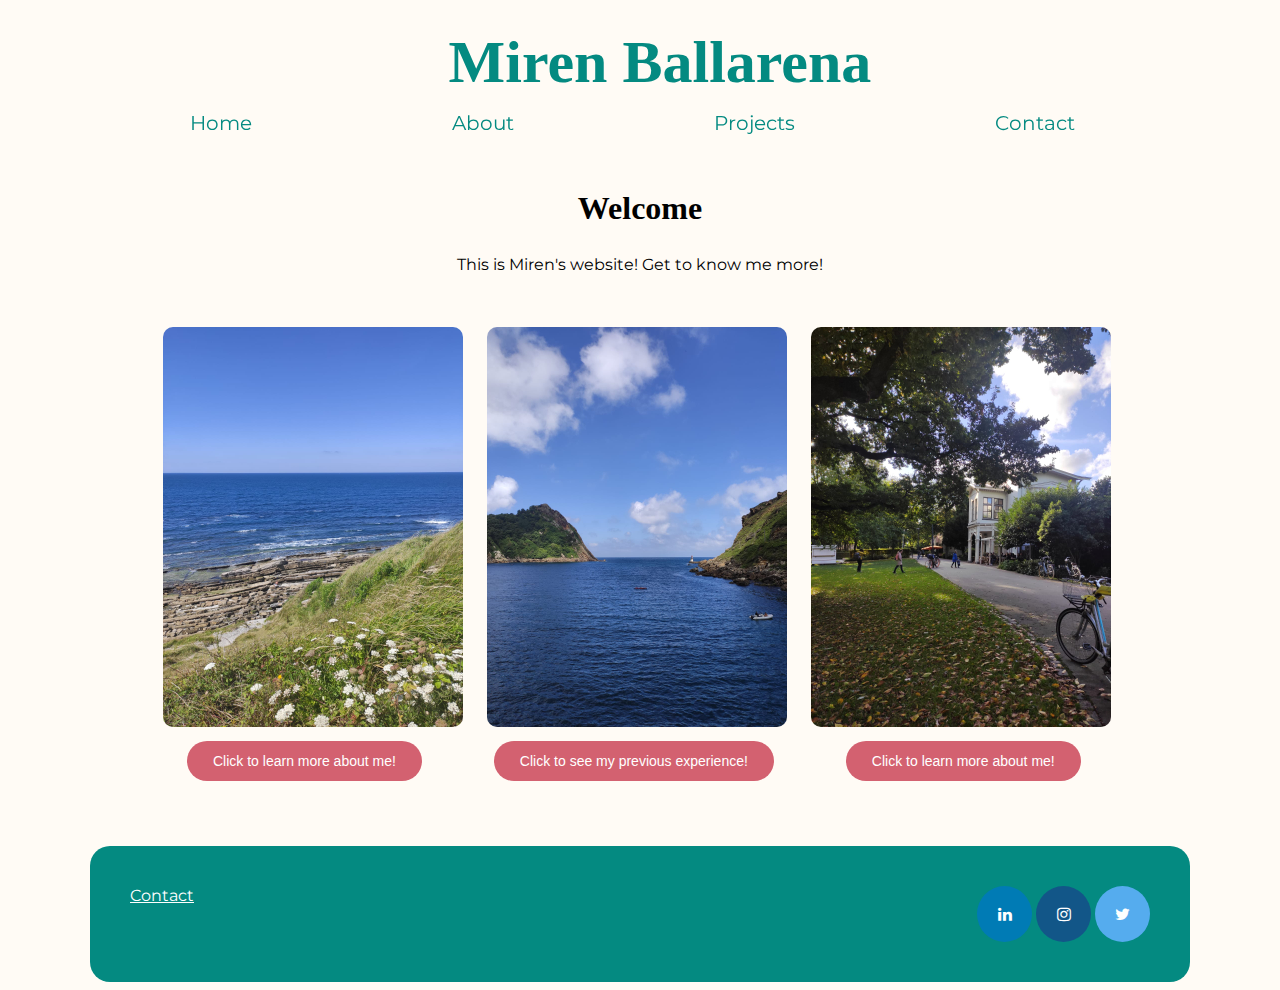
<file: Index.html>
<!DOCTYPE html>
<html>
	<head>
		<title>Miren B.</title>
		<link rel="stylesheet" href="style.css"> 
		<link rel="preconnect" href="https://fonts.googleapis.com">
		<link rel="preconnect" href="https://fonts.gstatic.com" crossorigin>
		<link href="https://fonts.googleapis.com/css2?family=Bebas+Neue&family=Homemade+Apple&family=Montserrat:wght@100;200;300;400&family=Questrial&family=Satisfy&display=swap" rel="stylesheet">
		<meta name="viewport" content="width=device-width, initial-scale=1">
		<link rel="stylesheet" href="https://cdnjs.cloudflare.com/ajax/libs/font-awesome/4.7.0/css/font-awesome.min.css">
	</head>
	<body>
		<div id="container">
			<header>
				<h2 class="h2-header">Miren Ballarena</a></h2>
				<nav>
					<ul>
					  <li><a href="index.html">Home</a></li>
					  <li><a href="about.html">About</a></li>
					  <li><a href="projects.html">Projects</a></li>
					  <li><a href="contact.html">Contact</a></li>
					</ul>  
				</nav>
			</header>
			<main>
				<div class="one-column-text">
					<div>
						<h1 id="h1-home">Welcome</h1>
						<p class="center">This is Miren's website! Get to know me more!</p>
					</div>
				</div>
				<div class="three-column-text home-photos-margin">
					<div>
						<img class="home-photo" src="corniche.jpeg" alt="My photo 1"> 
						<img class="home-photo" src="pasaia.jpeg" alt="My photo 2">
						<img class="home-photo" src="rotterdam1.jpeg" alt="My photo 3">
					</div>
					<div class="three-column-text">
						<div>
							<a href="about.html"><button class="button align-center">Click to learn more about me!</button></a> 
							<a href="projects.html"><button class="button align-center">Click to see my previous experience!</button></a> 
							<a href="about.html"><button class="button align-center">Click to learn more about me!</button></a>
						</div>
					</div>
				</div>
			</main>
			<footer>
				<div class="two-column-footer">
					<div>
						<a href="contact.html" class="footer">Contact</a> 
					</div>
					<div class="align-right">
						<a href="https://www.linkedin.com/in/miren-ballarena/" class="fa fa-linkedin"></a>
						<a href="#" class="fa fa-instagram"></a>
						<a href="https://twitter.com/untxitxoo" class="fa fa-twitter"></a>
					</div>
				</div>
			</footer>
	</body>
</html>
</file>
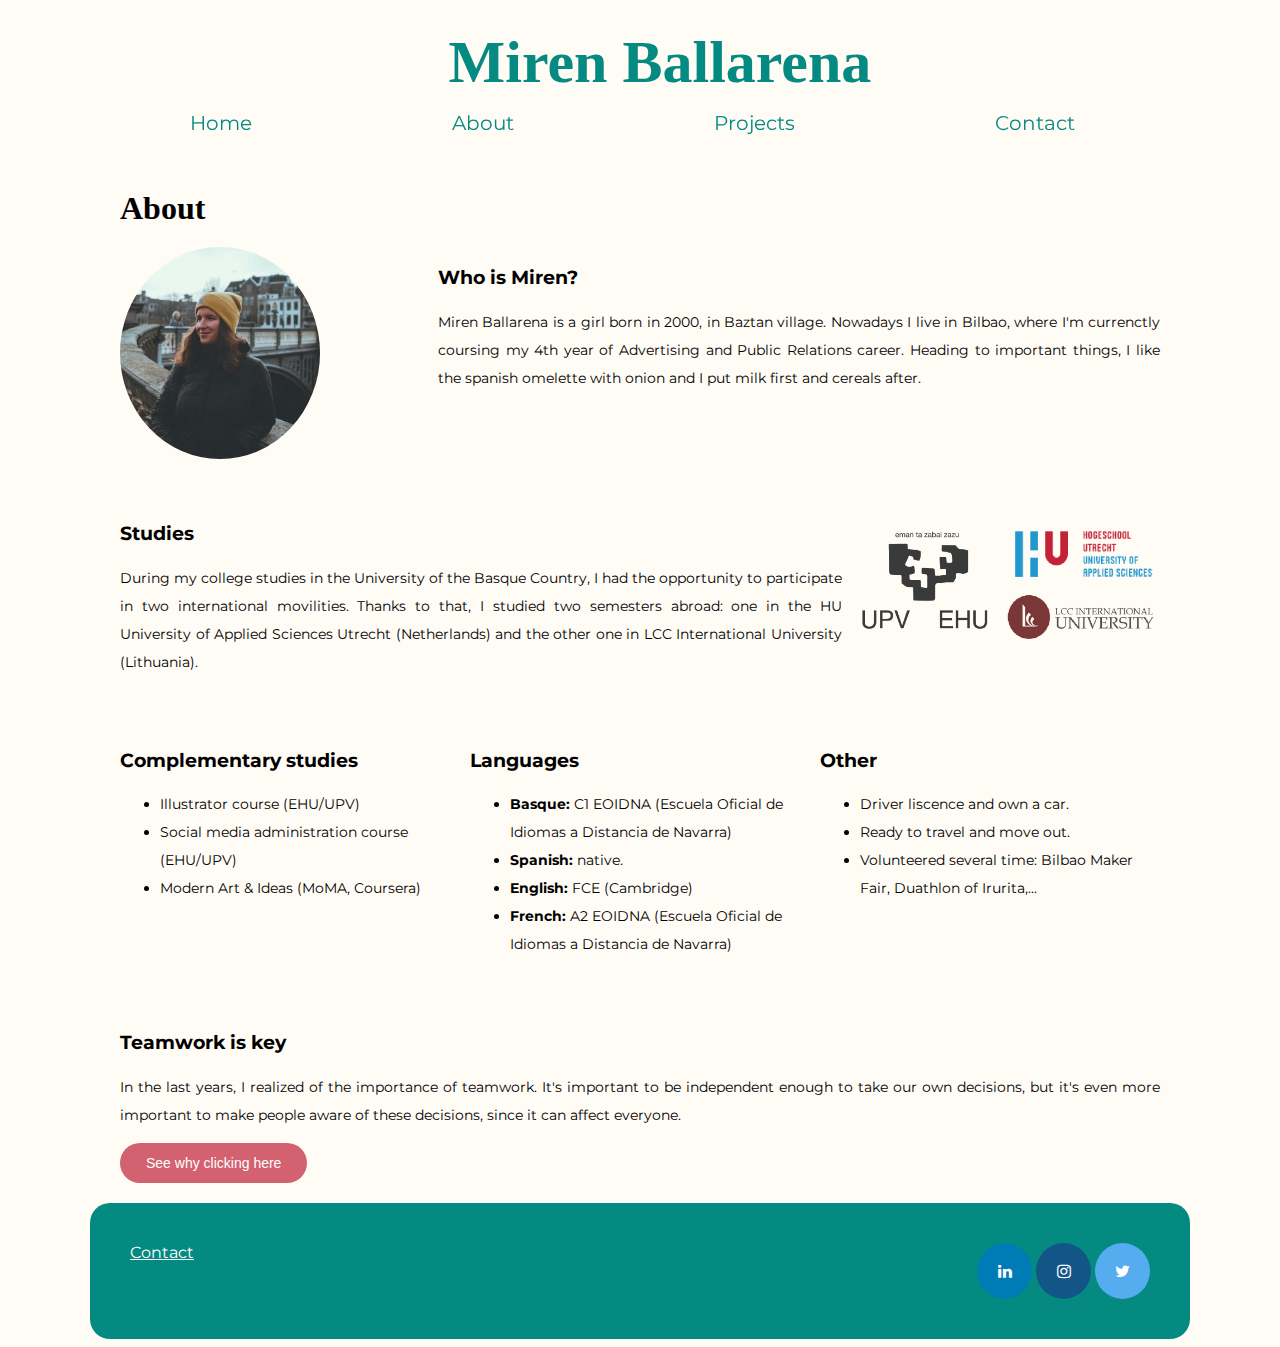
<file: About.html>
<!DOCTYPE html>
<html>
	<head>
		<title>Miren B.</title>
		<link rel="stylesheet" href="style.css"> 
		<link rel="preconnect" href="https://fonts.googleapis.com">
		<link rel="preconnect" href="https://fonts.gstatic.com" crossorigin>
		<link href="https://fonts.googleapis.com/css2?family=Bebas+Neue&family=Homemade+Apple&family=Montserrat:wght@100;200;300;400&family=Questrial&family=Satisfy&display=swap" rel="stylesheet">
		<meta name="viewport" content="width=device-width, initial-scale=1">
		<link rel="stylesheet" href="https://cdnjs.cloudflare.com/ajax/libs/font-awesome/4.7.0/css/font-awesome.min.css">
	</head>
	<body>
		<div id="container">
			<header>
				<h2 class="h2-header">Miren Ballarena</h2>
				<nav>
					<ul>
					  <li><a href="index.html">Home</a></li>
					  <li><a href="about.html">About</a></li>
					  <li><a href="projects.html">Projects</a></li>
					  <li><a href="contact.html">Contact</a></li>
					</ul>  
				</nav>
			</header>
			<main>
				<div class="one-column-text">
					<div>
						<h1 class="no-padding">About</h1>
					</div>
				</div>
				<div class="two-column-30-70">
					<div>
						<img class="my-photo" src="me.jpeg" alt="Me">
					</div>
					<div>
						<h3>Who is Miren?</h3>
						<p>Miren Ballarena is a girl born in 2000, in Baztan village. Nowadays I live in Bilbao, where I'm currenctly coursing my 4th year of Advertising and Public Relations career. Heading to important things, I like the spanish omelette with onion and I put milk first and cereals after.</p>
					</div>
				</div>
				<div class="two-column-70-30">
					<div>
						<h3>Studies</h3>
						<p>During my college studies in the University of the Basque Country, I had the opportunity to participate in two international movilities. Thanks to that, I studied two semesters abroad: one in the HU University of Applied Sciences Utrecht (Netherlands) and the other one in LCC International University (Lithuania). </p>
					</div>
					<div>
						<img id="universities-pic" src="universities.png" alt="Universities">
					</div>
				</div>
				<div class="three-column">
					<div>
						<h3>Complementary studies</h3>
						<ul id="align-left">
							<li>Illustrator course (EHU/UPV)</li>
							<li>Social media administration course (EHU/UPV)</li>
							<li>Modern Art & Ideas (MoMA, Coursera)</li>
						</ul>
					</div>
					<div>
						<h3>Languages</h3>
						<ul id="align-left">
							<li><b>Basque:</b> C1 EOIDNA (Escuela Oficial de Idiomas a Distancia de Navarra)</li>
							<li><b>Spanish:</b> native.</li>
							<li><b>English:</b> FCE (Cambridge)</li>
							<li><b>French:</b> A2 EOIDNA (Escuela Oficial de Idiomas a Distancia de Navarra)</li>
						</ul>
					</div>
					<div>
						<h3>Other</h3>
						<ul id="align-left">
							<li>Driver liscence and own a car.</li>
							<li>Ready to travel and move out.</li>
							<li>Volunteered several time: Bilbao Maker Fair, Duathlon of Irurita,...</li>
						</ul>
					</div>
				</div>
				<div class="one-column-text">
					<div>
						<h3>Teamwork is key</h3>
						<p>In the last years, I realized of the importance of teamwork. It's important to be independent enough to take our own decisions, but it's even more important to make people aware of these decisions, since it can affect everyone.</p>
					</div>
					<div>
						<a href="projects.html" class="link"><button class="button">See why clicking here</button></a>
					</div>
				</div>
				<div>
					
				</div>
			</main>
			<footer>
				<div class="two-column-footer">
					<div>
						<a href="contact.html" class="footer">Contact</a> 
					</div>
					<div class="align-right">
						<a href="https://www.linkedin.com/in/miren-ballarena/" class="fa fa-linkedin"></a>
						<a href="#" class="fa fa-instagram"></a>
						<a href="https://twitter.com/untxitxoo" class="fa fa-twitter"></a>
					</div>
				</div> 
			</footer>
	</body>
</html>
</file>
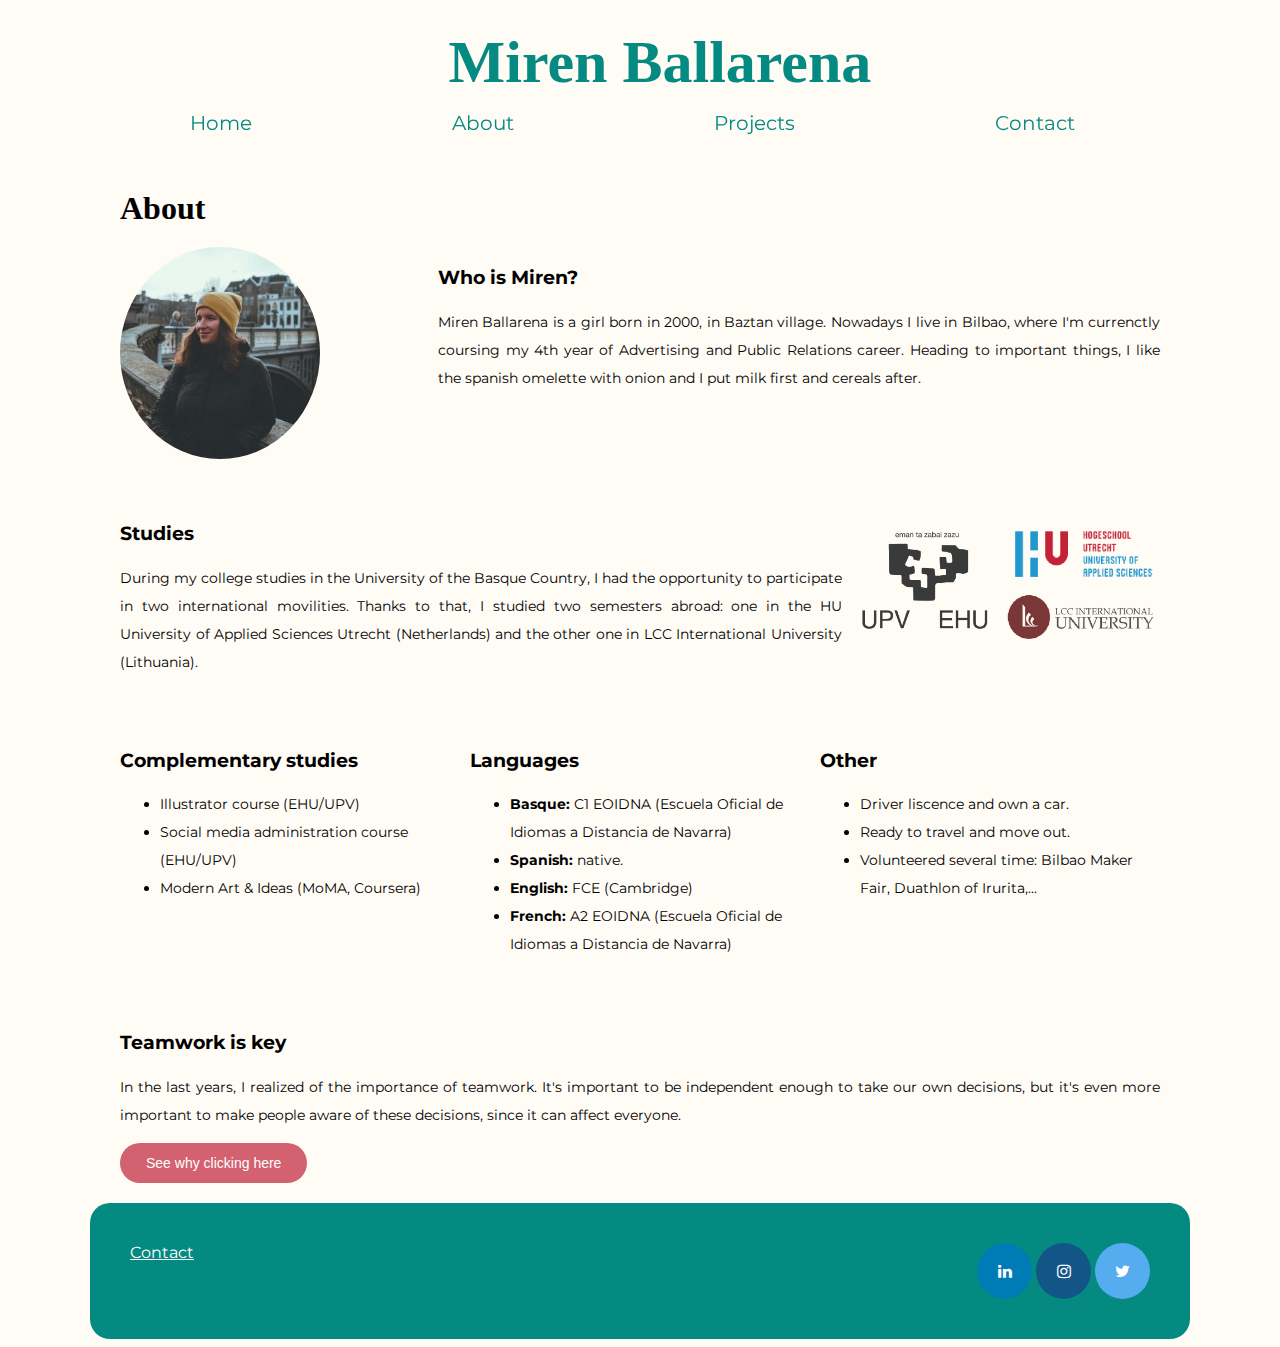
<file: about.html>
<!DOCTYPE html>
<html>
	<head>
		<title>Miren B.</title>
		<link rel="stylesheet" href="style.css"> 
		<link rel="preconnect" href="https://fonts.googleapis.com">
		<link rel="preconnect" href="https://fonts.gstatic.com" crossorigin>
		<link href="https://fonts.googleapis.com/css2?family=Bebas+Neue&family=Homemade+Apple&family=Montserrat:wght@100;200;300;400&family=Questrial&family=Satisfy&display=swap" rel="stylesheet">
		<meta name="viewport" content="width=device-width, initial-scale=1">
		<link rel="stylesheet" href="https://cdnjs.cloudflare.com/ajax/libs/font-awesome/4.7.0/css/font-awesome.min.css">
	</head>
	<body>
		<div id="container">
			<header>
				<h2 class="h2-header">Miren Ballarena</h2>
				<nav>
					<ul>
					  <li><a href="index.html">Home</a></li>
					  <li><a href="about.html">About</a></li>
					  <li><a href="projects.html">Projects</a></li>
					  <li><a href="contact.html">Contact</a></li>
					</ul>  
				</nav>
			</header>
			<main>
				<div class="one-column-text">
					<div>
						<h1 class="no-padding">About</h1>
					</div>
				</div>
				<div class="two-column-30-70">
					<div>
						<img class="my-photo" src="me.jpeg" alt="Me">
					</div>
					<div>
						<h3>Who is Miren?</h3>
						<p>Miren Ballarena is a girl born in 2000, in Baztan village. Nowadays I live in Bilbao, where I'm currenctly coursing my 4th year of Advertising and Public Relations career. Heading to important things, I like the spanish omelette with onion and I put milk first and cereals after.</p>
					</div>
				</div>
				<div class="two-column-70-30">
					<div>
						<h3>Studies</h3>
						<p>During my college studies in the University of the Basque Country, I had the opportunity to participate in two international movilities. Thanks to that, I studied two semesters abroad: one in the HU University of Applied Sciences Utrecht (Netherlands) and the other one in LCC International University (Lithuania). </p>
					</div>
					<div>
						<img id="universities-pic" src="universities.png" alt="Universities">
					</div>
				</div>
				<div class="three-column">
					<div>
						<h3>Complementary studies</h3>
						<ul id="align-left">
							<li>Illustrator course (EHU/UPV)</li>
							<li>Social media administration course (EHU/UPV)</li>
							<li>Modern Art & Ideas (MoMA, Coursera)</li>
						</ul>
					</div>
					<div>
						<h3>Languages</h3>
						<ul id="align-left">
							<li><b>Basque:</b> C1 EOIDNA (Escuela Oficial de Idiomas a Distancia de Navarra)</li>
							<li><b>Spanish:</b> native.</li>
							<li><b>English:</b> FCE (Cambridge)</li>
							<li><b>French:</b> A2 EOIDNA (Escuela Oficial de Idiomas a Distancia de Navarra)</li>
						</ul>
					</div>
					<div>
						<h3>Other</h3>
						<ul id="align-left">
							<li>Driver liscence and own a car.</li>
							<li>Ready to travel and move out.</li>
							<li>Volunteered several time: Bilbao Maker Fair, Duathlon of Irurita,...</li>
						</ul>
					</div>
				</div>
				<div class="one-column-text">
					<div>
						<h3>Teamwork is key</h3>
						<p>In the last years, I realized of the importance of teamwork. It's important to be independent enough to take our own decisions, but it's even more important to make people aware of these decisions, since it can affect everyone.</p>
					</div>
					<div>
						<a href="projects.html" class="link"><button class="button">See why clicking here</button></a>
					</div>
				</div>
				<div>
					
				</div>
			</main>
			<footer>
				<div class="two-column-footer">
					<div>
						<a href="contact.html" class="footer">Contact</a> 
					</div>
					<div class="align-right">
						<a href="https://www.linkedin.com/in/miren-ballarena/" class="fa fa-linkedin"></a>
						<a href="#" class="fa fa-instagram"></a>
						<a href="https://twitter.com/untxitxoo" class="fa fa-twitter"></a>
					</div>
				</div> 
			</footer>
	</body>
</html>
</file>
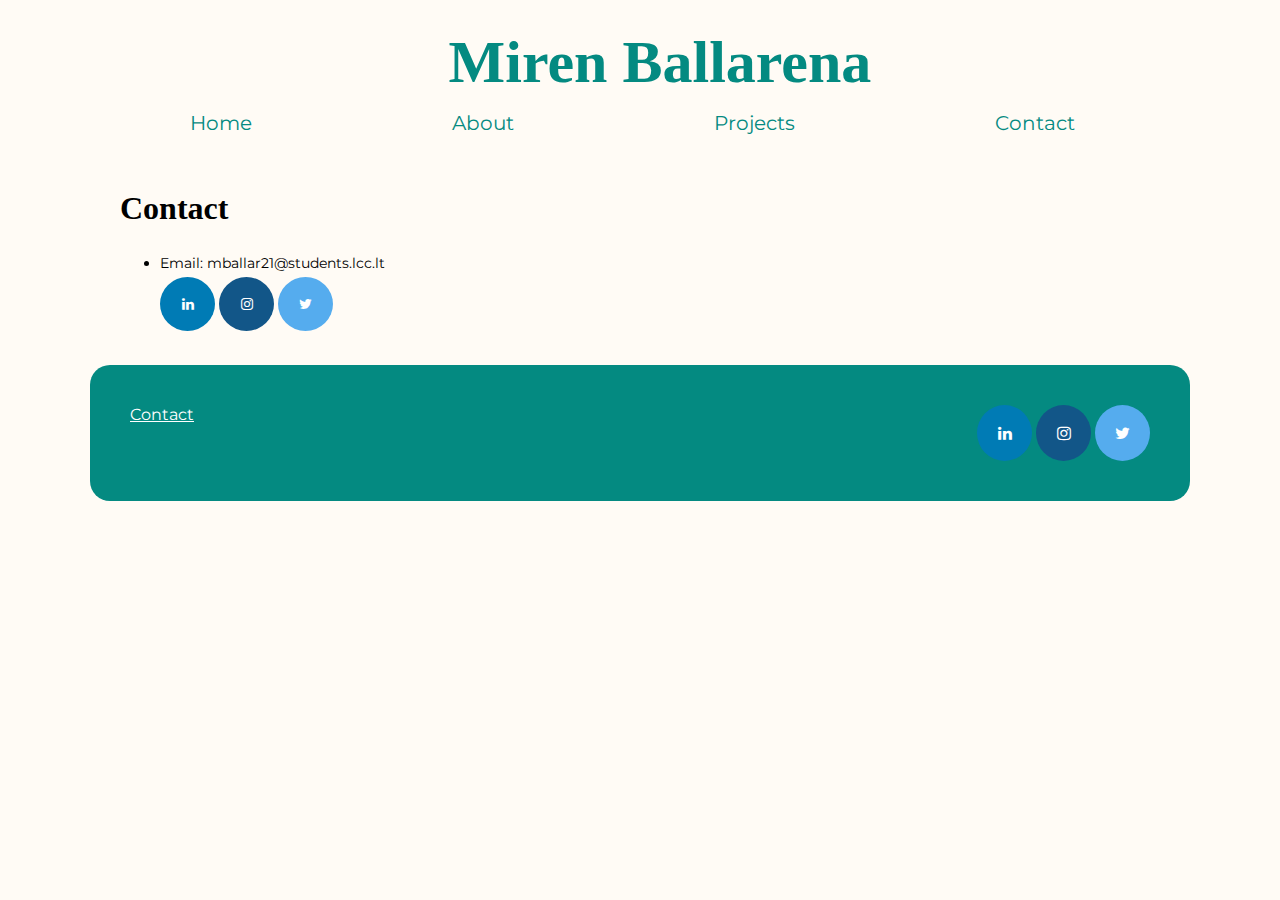
<file: Contact.html>
<!DOCTYPE html>
<html>
	<head>
		<title>Miren B.</title>
		<link rel="stylesheet" href="style.css"> 
		<link rel="preconnect" href="https://fonts.googleapis.com">
		<link rel="preconnect" href="https://fonts.gstatic.com" crossorigin>
		<link href="https://fonts.googleapis.com/css2?family=Bebas+Neue&family=Homemade+Apple&family=Montserrat:wght@100;200;300;400&family=Questrial&family=Satisfy&display=swap" rel="stylesheet">
		<meta name="viewport" content="width=device-width, initial-scale=1">
		<link rel="stylesheet" href="https://cdnjs.cloudflare.com/ajax/libs/font-awesome/4.7.0/css/font-awesome.min.css">
	</head>
	<body>
		<div id="container">
			<header>
				<h2 class="h2-header">Miren Ballarena</h2>
				<nav>
					<ul>
					  <li><a href="index.html">Home</a></li>
					  <li><a href="about.html">About</a></li>
					  <li><a href="projects.html">Projects</a></li>
					  <li><a href="contact.html">Contact</a></li>
					</ul>  
				</nav>
			</header>
			<main>
				<div class="two-column">
					<div>
						<h1>Contact</h1>
						<ul id="align-left">
							<li>Email: mballar21@students.lcc.lt</li>
							<a href="https://www.linkedin.com/in/miren-ballarena/" class="fa fa-linkedin"></a>
							<a href="#" class="fa fa-instagram"></a>
							<a href="https://twitter.com/untxitxoo" class="fa fa-twitter"></a>
						</ul>
					</div>
				</div>
			</main>
			<footer>
				<div class="two-column-footer">
					<div>
						<a href="contact.html" class="footer">Contact</a> 
					</div>
					<div class="align-right">
						<a href="https://www.linkedin.com/in/miren-ballarena/" class="fa fa-linkedin"></a>
						<a href="#" class="fa fa-instagram"></a>
						<a href="https://twitter.com/untxitxoo" class="fa fa-twitter"></a>
					</div>
				</div> 
			</footer>
	</body>
</html>
</file>
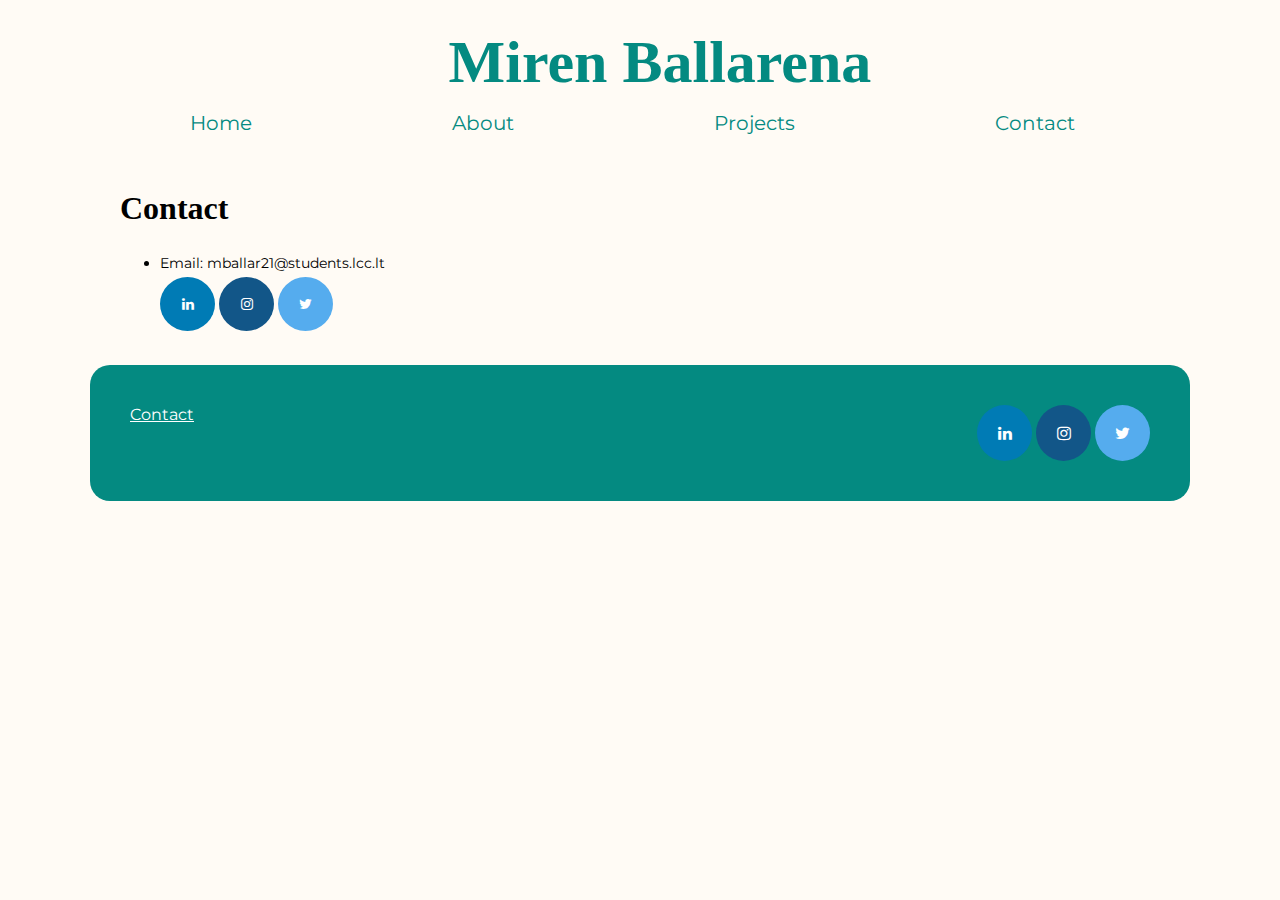
<file: contact.html>
<!DOCTYPE html>
<html>
	<head>
		<title>Miren B.</title>
		<link rel="stylesheet" href="style.css"> 
		<link rel="preconnect" href="https://fonts.googleapis.com">
		<link rel="preconnect" href="https://fonts.gstatic.com" crossorigin>
		<link href="https://fonts.googleapis.com/css2?family=Bebas+Neue&family=Homemade+Apple&family=Montserrat:wght@100;200;300;400&family=Questrial&family=Satisfy&display=swap" rel="stylesheet">
		<meta name="viewport" content="width=device-width, initial-scale=1">
		<link rel="stylesheet" href="https://cdnjs.cloudflare.com/ajax/libs/font-awesome/4.7.0/css/font-awesome.min.css">
	</head>
	<body>
		<div id="container">
			<header>
				<h2 class="h2-header">Miren Ballarena</h2>
				<nav>
					<ul>
					  <li><a href="index.html">Home</a></li>
					  <li><a href="about.html">About</a></li>
					  <li><a href="projects.html">Projects</a></li>
					  <li><a href="contact.html">Contact</a></li>
					</ul>  
				</nav>
			</header>
			<main>
				<div class="two-column">
					<div>
						<h1>Contact</h1>
						<ul id="align-left">
							<li>Email: mballar21@students.lcc.lt</li>
							<a href="https://www.linkedin.com/in/miren-ballarena/" class="fa fa-linkedin"></a>
							<a href="#" class="fa fa-instagram"></a>
							<a href="https://twitter.com/untxitxoo" class="fa fa-twitter"></a>
						</ul>
					</div>
				</div>
			</main>
			<footer>
				<div class="two-column-footer">
					<div>
						<a href="contact.html" class="footer">Contact</a> 
					</div>
					<div class="align-right">
						<a href="https://www.linkedin.com/in/miren-ballarena/" class="fa fa-linkedin"></a>
						<a href="#" class="fa fa-instagram"></a>
						<a href="https://twitter.com/untxitxoo" class="fa fa-twitter"></a>
					</div>
				</div> 
			</footer>
	</body>
</html>
</file>
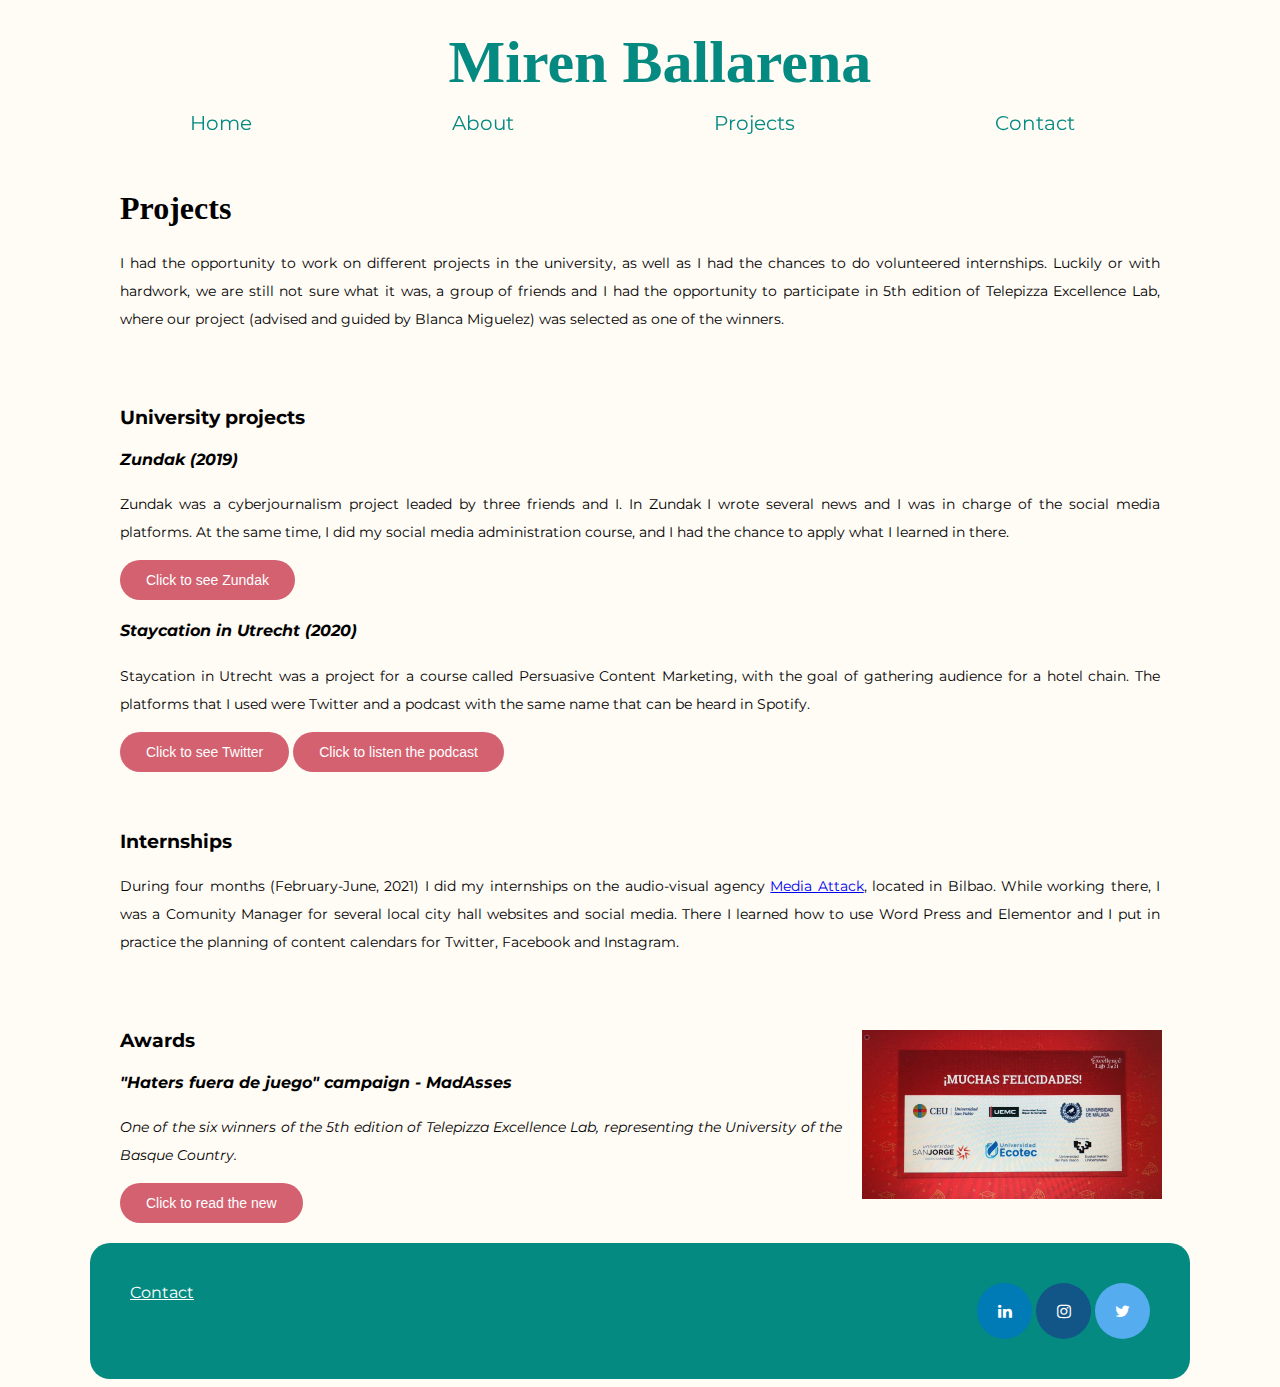
<file: Projects.html>
<!DOCTYPE html>
<html>
	<head>
		<title>Miren B.</title>
		<link rel="stylesheet" href="style.css"> 
		<link rel="preconnect" href="https://fonts.googleapis.com">
		<link rel="preconnect" href="https://fonts.gstatic.com" crossorigin>
		<link href="https://fonts.googleapis.com/css2?family=Bebas+Neue&family=Homemade+Apple&family=Montserrat:wght@100;200;300;400&family=Questrial&family=Satisfy&display=swap" rel="stylesheet">
		<meta name="viewport" content="width=device-width, initial-scale=1">
		<link rel="stylesheet" href="https://cdnjs.cloudflare.com/ajax/libs/font-awesome/4.7.0/css/font-awesome.min.css">
	</head>
	<body>
		<div id="container">
			<header>
				<h2 class="h2-header">Miren Ballarena</h2>
				<nav>
					<ul>
					  <li><a href="index.html">Home</a></li>
					  <li><a href="about.html">About</a></li>
					  <li><a href="projects.html">Projects</a></li>
					  <li><a href="contact.html">Contact</a></li>
					</ul>  
				</nav>
			</header>
			<main>
				<div class="one-column-text">
					<div>
						<h1>Projects</h1>
						<p>I had the opportunity to work on different projects in the university, as well as I had the chances to do volunteered internships. Luckily or with hardwork, we are still not sure what it was, a group of friends and I had the opportunity to participate in 5th edition of Telepizza Excellence Lab, where our project (advised and guided by Blanca Miguelez) was selected as one of the winners.</p>
					</div>
				</div>
				<div class="one-column-text">
					<div>
						<h3>University projects</h3>
						<h4><i>Zundak (2019)</i></h4>
						<p> Zundak was a cyberjournalism project leaded by three friends and I. In Zundak I wrote several news and I was in charge of the social media platforms. At the same time, I did my social media administration course, and I had the chance to apply what I learned in there.</p> 
						<a href="https://ziberzundak.wixsite.com/zundak" class="link" target="_blank"><button class="button">Click to see Zundak</button></a> 
					</div>
					
					<div>
						<h4><i>Staycation in Utrecht (2020)</i></h4>
						<p>Staycation in Utrecht was a project for a course called Persuasive Content Marketing, with the goal of gathering audience for a hotel chain. The platforms that I used were Twitter and a podcast with the same name that can be heard in Spotify.</p>
						<a href="https://twitter.com/staycationinut1" class="link" target="_blank"><button class="button">Click to see Twitter</button></a>   
						<a href="https://open.spotify.com/show/4GX03KeK0" class="link" target="_blank"><button class="button">Click to listen the podcast</button></a>
					</div>
				</div>
				<div class="one-column-text">
					<div>
						<h3>Internships</h3>
						<p>During four months (February-June, 2021) I did my internships on the audio-visual agency <a href="https://media-attack.tv/">Media Attack</a>, located in Bilbao. While working there, I was a Comunity Manager for several local city hall websites and social media. There I learned how to use Word Press and Elementor and I put in practice the planning of content calendars for Twitter, Facebook and Instagram.</p>
					</div>
				</div>
				<div class="two-column-70-30">
					<div>
						<h3>Awards</h3>
						<h4><i>"Haters fuera de juego" campaign - MadAsses</i></h4>
						<p><i>One of the six winners of the 5th edition of Telepizza Excellence Lab, representing the University of the Basque Country.</i></p>
						<p> </p>
						<a href="https://www.fooddeliverybrands.com/en/pizza-futbol-y-reggaeton-asi-es-la-propuesta-ganadora-de-la-v-edicion-de-telepizza-excellence-lab/" class="link" target="_blank"><button class="button">Click to read the new</button></a>
					</div>
					<div>
						<img id="universities-pic" src="telepizza-excellence-lab.jpg" alt="Telepizza Excellence Lab">
					</div>
				</div>
			</main>
			<footer>
				<div class="two-column-footer">
					<div>
						<a href="contact.html" class="footer">Contact</a> 
					</div>
					<div class="align-right">
						<a href="https://www.linkedin.com/in/miren-ballarena/" class="fa fa-linkedin"></a>
						<a href="#" class="fa fa-instagram"></a>
						<a href="https://twitter.com/untxitxoo" class="fa fa-twitter"></a>
					</div>
				</div> 
			</footer>
	</body>
</html>
</file>
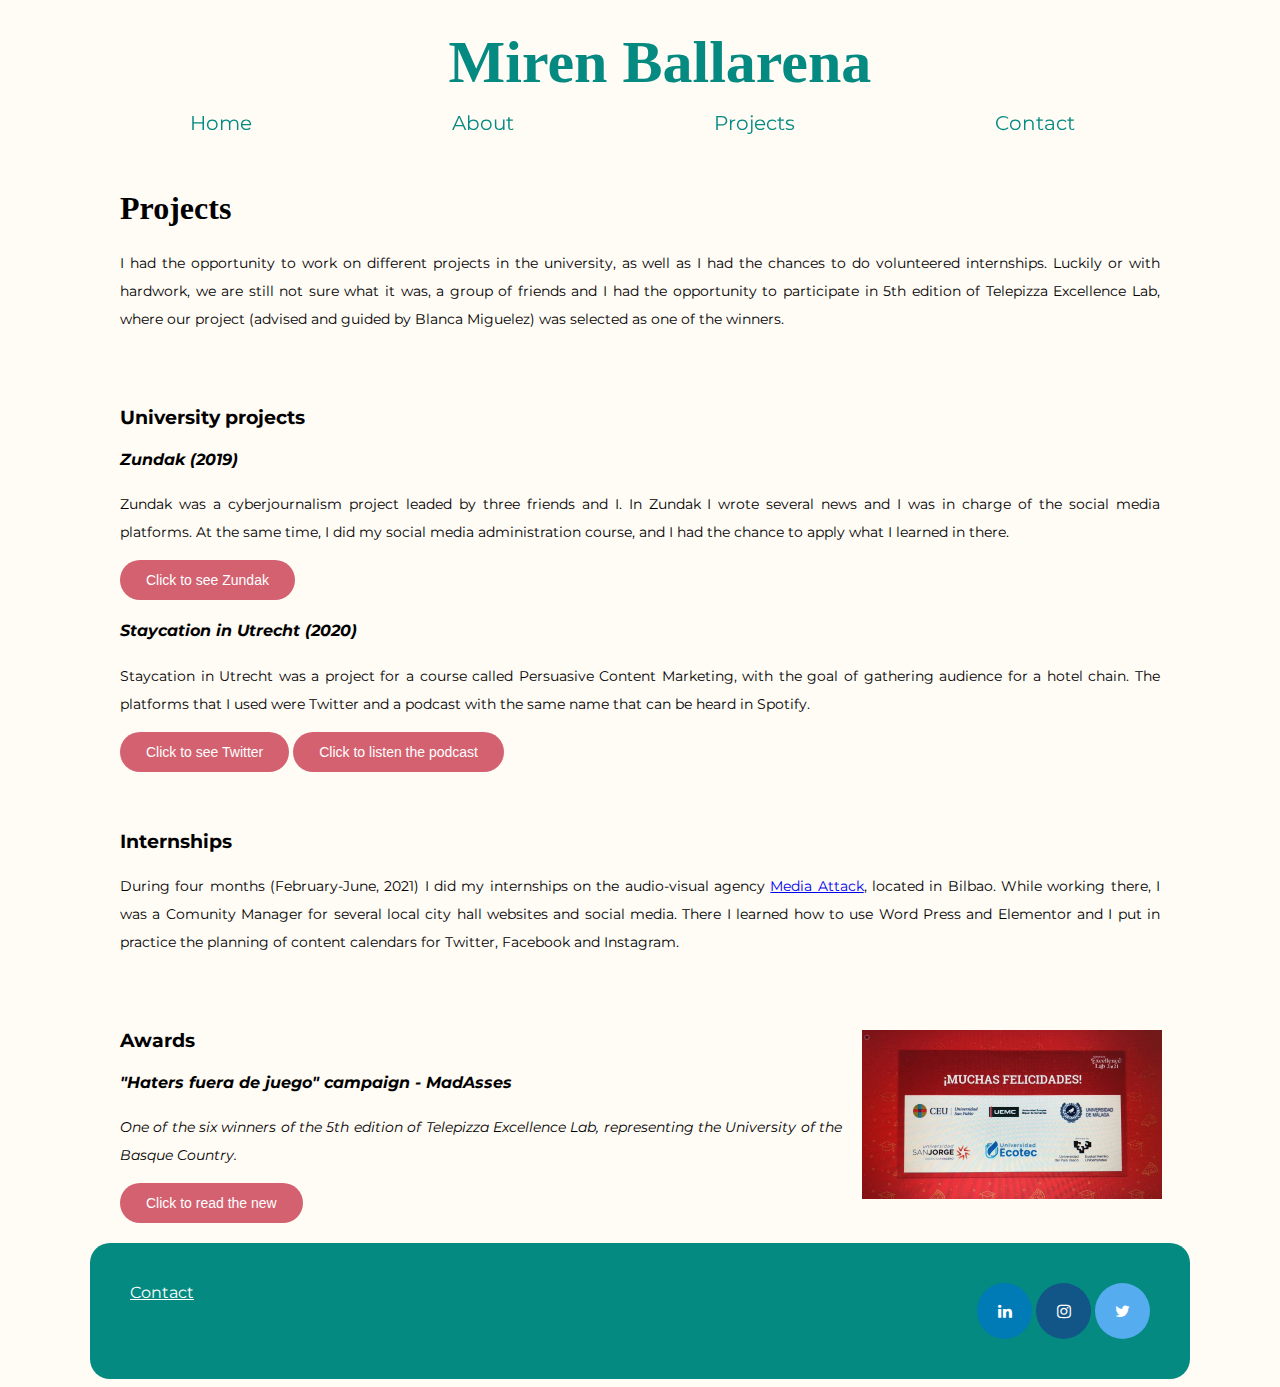
<file: projects.html>
<!DOCTYPE html>
<html>
	<head>
		<title>Miren B.</title>
		<link rel="stylesheet" href="style.css"> 
		<link rel="preconnect" href="https://fonts.googleapis.com">
		<link rel="preconnect" href="https://fonts.gstatic.com" crossorigin>
		<link href="https://fonts.googleapis.com/css2?family=Bebas+Neue&family=Homemade+Apple&family=Montserrat:wght@100;200;300;400&family=Questrial&family=Satisfy&display=swap" rel="stylesheet">
		<meta name="viewport" content="width=device-width, initial-scale=1">
		<link rel="stylesheet" href="https://cdnjs.cloudflare.com/ajax/libs/font-awesome/4.7.0/css/font-awesome.min.css">
	</head>
	<body>
		<div id="container">
			<header>
				<h2 class="h2-header">Miren Ballarena</h2>
				<nav>
					<ul>
					  <li><a href="index.html">Home</a></li>
					  <li><a href="about.html">About</a></li>
					  <li><a href="projects.html">Projects</a></li>
					  <li><a href="contact.html">Contact</a></li>
					</ul>  
				</nav>
			</header>
			<main>
				<div class="one-column-text">
					<div>
						<h1>Projects</h1>
						<p>I had the opportunity to work on different projects in the university, as well as I had the chances to do volunteered internships. Luckily or with hardwork, we are still not sure what it was, a group of friends and I had the opportunity to participate in 5th edition of Telepizza Excellence Lab, where our project (advised and guided by Blanca Miguelez) was selected as one of the winners.</p>
					</div>
				</div>
				<div class="one-column-text">
					<div>
						<h3>University projects</h3>
						<h4><i>Zundak (2019)</i></h4>
						<p> Zundak was a cyberjournalism project leaded by three friends and I. In Zundak I wrote several news and I was in charge of the social media platforms. At the same time, I did my social media administration course, and I had the chance to apply what I learned in there.</p> 
						<a href="https://ziberzundak.wixsite.com/zundak" class="link" target="_blank"><button class="button">Click to see Zundak</button></a> 
					</div>
					
					<div>
						<h4><i>Staycation in Utrecht (2020)</i></h4>
						<p>Staycation in Utrecht was a project for a course called Persuasive Content Marketing, with the goal of gathering audience for a hotel chain. The platforms that I used were Twitter and a podcast with the same name that can be heard in Spotify.</p>
						<a href="https://twitter.com/staycationinut1" class="link" target="_blank"><button class="button">Click to see Twitter</button></a>   
						<a href="https://open.spotify.com/show/4GX03KeK0" class="link" target="_blank"><button class="button">Click to listen the podcast</button></a>
					</div>
				</div>
				<div class="one-column-text">
					<div>
						<h3>Internships</h3>
						<p>During four months (February-June, 2021) I did my internships on the audio-visual agency <a href="https://media-attack.tv/">Media Attack</a>, located in Bilbao. While working there, I was a Comunity Manager for several local city hall websites and social media. There I learned how to use Word Press and Elementor and I put in practice the planning of content calendars for Twitter, Facebook and Instagram.</p>
					</div>
				</div>
				<div class="two-column-70-30">
					<div>
						<h3>Awards</h3>
						<h4><i>"Haters fuera de juego" campaign - MadAsses</i></h4>
						<p><i>One of the six winners of the 5th edition of Telepizza Excellence Lab, representing the University of the Basque Country.</i></p>
						<p> </p>
						<a href="https://www.fooddeliverybrands.com/en/pizza-futbol-y-reggaeton-asi-es-la-propuesta-ganadora-de-la-v-edicion-de-telepizza-excellence-lab/" class="link" target="_blank"><button class="button">Click to read the new</button></a>
					</div>
					<div>
						<img id="universities-pic" src="telepizza-excellence-lab.jpg" alt="Telepizza Excellence Lab">
					</div>
				</div>
			</main>
			<footer>
				<div class="two-column-footer">
					<div>
						<a href="contact.html" class="footer">Contact</a> 
					</div>
					<div class="align-right">
						<a href="https://www.linkedin.com/in/miren-ballarena/" class="fa fa-linkedin"></a>
						<a href="#" class="fa fa-instagram"></a>
						<a href="https://twitter.com/untxitxoo" class="fa fa-twitter"></a>
					</div>
				</div> 
			</footer>
	</body>
</html>
</file>
<file: style.css>
body{
	background-color: #fffbf5;
} 
#container{
	width: 1100px;
	margin: 0 auto;
	background-color: #fffbf5; 
} 	
header {
	padding: 0;
	font-family: 'Montserrat', sans-serif;
	font-size: 40px;
	border-radius: 20px;
}
h1 {
	font-family:'Homemade Apple', cursive;
}
#h1-home {
	text-align: center;
}
header h2 {
	margin: 0;
	padding-left: 40px;
	padding-top: 20px;
	padding-bottom: 0px;
} 
h3 {
	font-family:'Montserrat', sans-serif;
}
h4 {
	font-family:'Montserrat', sans-serif;
}
nav ul {
  list-style-type: none;
  margin: 0;
  padding: 0;
  overflow: hidden;
  font-size: 20px;
  position: -webkit-sticky; /* Safari */
  position: sticky;
  top: 0;
}
nav ul li {
	float: left;
}
nav ul li a {
  display: block;
  color: #048a81;
  text-align: center;
  padding: 14px 100px;
  text-decoration: none;
  border-radius: 20px;
}
/* Change the link color to #111 (black) on hover */
nav ul li a:hover{
  background-color: #048a81;
  color: white;
}
p {
	font-family: 'Montserrat', sans-serif;
	font-size: 14px;
	line-height: 2em;
} 
footer {
	background-color: #048a81;
	padding: 40px;
	border-radius: 20px;
} 
footer p{
	margin: 0;
} 
#big-pic {
	width: 400px;
}
#universities-pic {
	width: 300px;
	text-align: right;
	margin-top: 20px;
}
#align-left {
	text-align: left;
	line-height: 2em;
	font-family: 'Montserrat', sans-serif;
	font-size: 14px;
} 
.home-photo {
	width: 300px;
	padding: 10px;
	border-radius: 20px;
	text-align: justify;
}
.home-photos-margin {
	margin-left: 63px;
	margin-bottom: 65px;
} 
.align-right {
	text-align: right;
}
.link {
	color: #cbe3ee;
} 
.center {
	text-align: center;
	font-size: 16px;
} 
.align-center {
	padding: 20px;
	margin-left: 34px;
	margin-right: 34px;
} 
.button {
	background-color: #D36170;
	color: white;
	border: 0;
	border-radius: 20px;
	padding: 12px 26px;
	text-align: center;
	text-decoration: none;
	display: inline-block;
	font-size: 14px;
	transition-duration: 0.4s;
}
.button:hover {
  background-color: white;
  color: black;
} 	
.one-column-text {
	display: grid; 
	padding: 20px; 
	text-align: justify;
	background-color: #fffbf5;
}
.one-column-text div{ 
	margin-left: 10px;
	margin-right: 10px;
}
.two-column {
	display: grid;
	grid-template-columns: 50% 50%;
	padding: 20px;
	background-color: #fffbf5;
	text-align: justify;
}
.two-column div{ 
	margin-left: 10px;
	margin-right: 10px;
} 
.two-column-70-30 {
	display: grid;
	grid-template-columns: 70% 30%;
	padding: 20px;
	background-color: #fffbf5;
	text-align: justify;
} 
.two-column-70-30 div {
	margin-left: 10px;
	margin-right: 10px;
}
.two-column-30-70 {
	display: grid;
	grid-template-columns: 30% 70%;
	padding: 20px;
	background-color: #fffbf5;
	text-align: justify;
} 
.two-column-30-70 div {
	margin-left: 10px;
	margin-right: 10px;
}
.three-column {
	display: grid;
	grid-template-columns: 33% 33% 33%;
	padding: 20px;
	background-color: #fffbf5;
	text-align: justify;
}
.three-column div{ 
	margin-left: 10px;
	margin-right: 10px;
}
.h2-header {
	text-align: center;
	font-family: 'Homemade Apple', cursive;
	color: #048a81;
} 
.no-padding {
	margin-bottom: -20px;
}
.two-column-footer {
	display: grid;
	grid-template-columns: 50% 50%;
	font-family: 'Montserrat', sans-serif;
} 
.my-photo {
	border-radius: 50%;
	width: 200px;
} 
.fa {
  padding: 20px;
  font-size: 15px;
  width: 15px;
  text-align: center;
  text-decoration: none;
  border-radius: 50%;
}
.fa:hover {
    opacity: 0.7;
}
.fa-linkedin {
  background: #007bb5;
  color: white;
}
.fa-instagram {
  background: #125688;
  color: white;
}
.fa-twitter {
  background: #55ACEE;
  color: white;
}
.footer {
	color: white;
}
</file>
